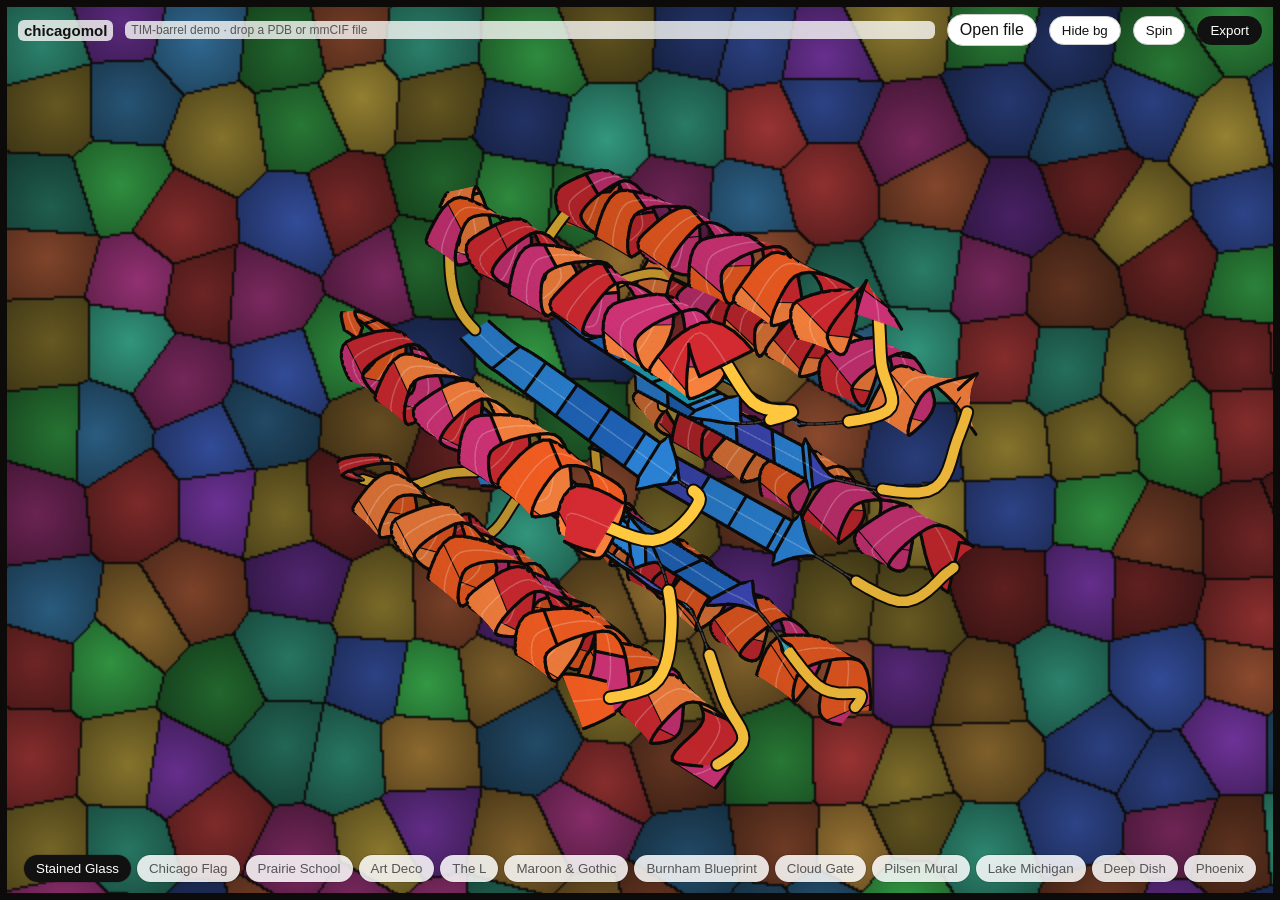
<file: chicagomol/index.html>
<!DOCTYPE html>
<html lang="en"><head><meta charset="utf-8"><meta name="viewport" content="width=device-width,initial-scale=1">
<title>chicagomol — protein art, Chicago style</title>
<style>
*{box-sizing:border-box}html,body{margin:0;height:100%;background:#fafaf8;font-family:-apple-system,Helvetica,Arial,sans-serif;color:#111;overflow:hidden}
#c{position:fixed;inset:0;width:100%;height:100%;touch-action:none;cursor:grab}
header{position:fixed;top:14px;left:18px;right:18px;display:flex;align-items:center;gap:12px;pointer-events:none}
header>*{pointer-events:auto}
h1{font-size:15px;margin:0;font-weight:700;background:rgba(250,250,248,.8);padding:2px 6px;border-radius:6px}
#status{font-size:12px;color:#555;background:rgba(250,250,248,.8);padding:2px 6px;border-radius:6px;flex:1}
.btn{font:600 12px inherit;font-family:inherit;border:1px solid #ccc;background:#fff;border-radius:16px;padding:6px 12px;cursor:pointer;color:#111}
.btn.on{background:#111;color:#fff;border-color:#111}.btn.dark{background:#111;color:#fff;border-color:#111}
#chips{position:fixed;bottom:14px;left:0;right:0;display:flex;gap:6px;overflow-x:auto;padding:4px 18px;justify-content:safe center}
#chips button{flex:none;font:12px inherit;font-family:inherit;border:0;background:rgba(255,255,255,.85);color:#555;border-radius:14px;padding:6px 12px;cursor:pointer;box-shadow:0 0 0 1px rgba(0,0,0,.12)}
#chips button.on{background:#111;color:#fff}
#ov{display:none;position:fixed;inset:0;background:rgba(0,0,0,.8);align-items:center;justify-content:center;flex-direction:column;gap:10px;padding:20px}
#ov img{max-width:100%;max-height:70%;border-radius:6px;background:repeating-conic-gradient(#ddd 0 25%,#fff 0 50%) 0 0/16px 16px}#ov .row{display:flex;gap:8px;align-items:center;flex-wrap:wrap;justify-content:center;color:#eee;font-size:13px}#ov p{color:#ddd;font-size:13px;margin:0}
</style></head><body>
<canvas id="c"></canvas>
<header><h1>chicagomol</h1><span id="status"></span>
<label class="btn">Open file<input id="file" type="file" accept=".pdb,.cif,.mmcif,.ent" hidden></label>
<button class="btn" id="bg">Hide bg</button><button class="btn" id="spin">Spin</button><button class="btn dark" id="exp">Export</button></header>
<div id="chips"></div>
<div id="ov"><img id="img" alt="export">
<div class="row"><label id="trw"><input type="checkbox" id="tr"> Transparent background (needs Hide bg)</label></div>
<div class="row" id="saves"><button class="btn dark" id="savepng">Save PNG</button><button class="btn dark" id="savetif">Save TIFF (.zip)</button></div>
<p id="msg"></p><p>Or right-click / long-press the image to save it.</p><button class="btn" id="close">Close</button></div>
<script>
'use strict';
/* ---------- math ---------- */
const TAU = Math.PI * 2;
function mulberry(a){return function(){a|=0;a=a+0x6D2B79F5|0;let t=Math.imul(a^a>>>15,1|a);t=t+Math.imul(t^t>>>7,61|t)^t;return((t^t>>>14)>>>0)/4294967296}}
const vsub=(a,b)=>[a[0]-b[0],a[1]-b[1],a[2]-b[2]];
const vadd=(a,b)=>[a[0]+b[0],a[1]+b[1],a[2]+b[2]];
const vmul=(a,s)=>[a[0]*s,a[1]*s,a[2]*s];
const vdot=(a,b)=>a[0]*b[0]+a[1]*b[1]+a[2]*b[2];
const vcross=(a,b)=>[a[1]*b[2]-a[2]*b[1],a[2]*b[0]-a[0]*b[2],a[0]*b[1]-a[1]*b[0]];
const vlen=a=>Math.hypot(a[0],a[1],a[2]);
const vnorm=a=>{const l=vlen(a)||1;return [a[0]/l,a[1]/l,a[2]/l]};
const dist=(a,b)=>vlen(vsub(a,b));

/* ---------- parsing ---------- */
function parseStructure(text){
  const lines=text.split(/\r?\n/);
  let atoms=[],helix=[],sheet=[];
  if(/^_atom_site\./m.test(text)){
    atoms=parseCIFAtoms(lines);
  } else {
    for(const l of lines){
      const rec=l.substr(0,6);
      if(rec==='ATOM  '){
        if(l.substr(12,4)!==' CA ')continue;
        const alt=l[16];if(alt!==' '&&alt!=='A')continue;
        atoms.push({ch:l[21],rn:parseInt(l.substr(22,4)),p:[+l.substr(30,8),+l.substr(38,8),+l.substr(46,8)]});
      } else if(rec==='HELIX ')helix.push([l[19],parseInt(l.substr(21,4)),parseInt(l.substr(33,4))]);
      else if(rec==='SHEET ')sheet.push([l[21],parseInt(l.substr(22,4)),parseInt(l.substr(33,4))]);
      else if(rec==='ENDMDL')break;
    }
  }
  const byCh=new Map();
  for(const a of atoms){if(!byCh.has(a.ch))byCh.set(a.ch,[]);byCh.get(a.ch).push(a)}
  const chains=[];
  for(const [ch,arr] of byCh){
    let cur=[];
    const flush=()=>{if(cur.length>=4)chains.push(finishChain(ch,cur,helix,sheet));cur=[]};
    for(const a of arr){
      if(cur.length&&dist(cur[cur.length-1].p,a.p)>5.2)flush();
      cur.push(a);
    }
    flush();
  }
  if(!chains.length)throw new Error('No C-alpha atoms found');
  return chains;
}
function parseCIFAtoms(lines){
  const out=[];let cols=null,inLoop=false,model=null;
  for(let i=0;i<lines.length;i++){
    const l=lines[i];
    if(!cols){
      if(l.startsWith('loop_')){
        let j=i+1;const h=[];
        while(j<lines.length&&lines[j].startsWith('_atom_site.')){h.push(lines[j].trim());j++}
        if(h.length){cols={};h.forEach((n,k)=>cols[n.slice(11)]=k);i=j-1;inLoop=true}
      }
      continue;
    }
    if(l.startsWith('#')||l.startsWith('loop_')||l.startsWith('_'))break;
    const t=l.trim().split(/\s+/);if(t.length<h0(cols))continue;
    if(t[cols.group_PDB]!=='ATOM')continue;
    const an=(t[cols.label_atom_id]||'').replace(/"/g,'');if(an!=='CA')continue;
    const alt=t[cols.label_alt_id];if(alt!=='.'&&alt!=='A')continue;
    if(cols.pdbx_PDB_model_num!==undefined){const m=t[cols.pdbx_PDB_model_num];if(model===null)model=m;if(m!==model)continue}
    const ch=t[cols.auth_asym_id!==undefined?cols.auth_asym_id:cols.label_asym_id];
    const rn=parseInt(t[cols.auth_seq_id!==undefined?cols.auth_seq_id:cols.label_seq_id]);
    out.push({ch,rn,p:[+t[cols.Cartn_x],+t[cols.Cartn_y],+t[cols.Cartn_z]]});
  }
  return out;
}
function h0(c){return Math.max(c.Cartn_x,c.Cartn_y,c.Cartn_z)+1}
function finishChain(ch,atoms,helix,sheet){
  const pts=atoms.map(a=>a.p);
  let ss=null;
  if(helix.length||sheet.length){
    ss=atoms.map(a=>{
      for(const h of helix)if(h[0]===ch&&a.rn>=h[1]&&a.rn<=h[2])return 1;
      for(const h of sheet)if(h[0]===ch&&a.rn>=h[1]&&a.rn<=h[2])return 2;
      return 0;
    });
  } else ss=geoSS(pts);
  return {pts,ss:cleanSS(ss)};
}
function geoSS(pts){
  const n=pts.length,ss=new Array(n).fill(0);
  for(let i=0;i+4<n;i++){
    const d3=dist(pts[i],pts[i+3]),d4=dist(pts[i],pts[i+4]);
    if(d3>4.4&&d3<5.8&&d4>5.3&&d4<6.9)for(let j=i;j<=i+4;j++)ss[j]=1;
  }
  for(let i=0;i+3<n;i++){
    const d2=dist(pts[i],pts[i+2]),d3=dist(pts[i],pts[i+3]);
    if(d2>6.0&&d3>8.8)for(let j=i;j<=i+3;j++)if(ss[j]===0)ss[j]=2;
  }
  return ss;
}
function cleanSS(ss){
  const n=ss.length;let i=0;
  while(i<n){let j=i;while(j<n&&ss[j]===ss[i])j++;
    const min=ss[i]===1?4:ss[i]===2?3:0;
    if(ss[i]&&j-i<min)for(let k=i;k<j;k++)ss[k]=0;
    i=j;}
  return ss;
}

/* ---------- demo protein: procedural TIM barrel ---------- */
function demoProtein(){
  const pts=[],ss=[];const N=8;
  const put=(p,s)=>{pts.push(p);ss.push(s)};
  for(let i=0;i<N;i++){
    const th=i*TAU/N,th2=th+TAU/N/2,th3=th+TAU/N;
    for(let j=0;j<8;j++){const a=th+j*0.018;put([7*Math.cos(a),7*Math.sin(a),-12+j*3.3],2)}
    const a1=th+0.15;
    put([10*Math.cos(a1),10*Math.sin(a1),16.5],0);
    put([12.5*Math.cos(th2),12.5*Math.sin(th2),17],0);
    const r=[Math.cos(th2),Math.sin(th2),0],t=[-Math.sin(th2),Math.cos(th2),0];
    for(let j=0;j<22;j++){
      const z=14-j*1.5,a=j*1.745;
      const c=[14*r[0],14*r[1],z];
      put([c[0]+2.3*(Math.cos(a)*r[0]+Math.sin(a)*t[0]),c[1]+2.3*(Math.cos(a)*r[1]+Math.sin(a)*t[1]),z],1);
    }
    put([12.5*Math.cos(th2+0.1),12.5*Math.sin(th2+0.1),-16],0);
    put([9*Math.cos(th3-0.1),9*Math.sin(th3-0.1),-15.5],0);
  }
  return [{pts,ss}];
}

/* ---------- geometry: spline + ribbon frames ---------- */
const SUB=8;
function buildGeometry(chains){
  const all=[];chains.forEach(c=>c.pts.forEach(p=>all.push(p)));
  const cen=[0,0,0];all.forEach(p=>{cen[0]+=p[0];cen[1]+=p[1];cen[2]+=p[2]});
  cen[0]/=all.length;cen[1]/=all.length;cen[2]/=all.length;
  const geos=[];let R=1;
  for(const c of chains){
    const P=c.pts.map(p=>vsub(p,cen)),n=P.length;
    const Q=[],S=[],Wd=[],Cap=[];
    // strand run ends
    const runEnd=new Array(n).fill(-1);
    {let i=0;while(i<n){let j=i;while(j<n&&c.ss[j]===c.ss[i])j++;if(c.ss[i]===2)for(let k=i;k<j;k++)runEnd[k]=j-1;i=j}}
    const g=(i)=>P[Math.max(0,Math.min(n-1,i))];
    for(let i=0;i<n-1;i++){
      for(let s=0;s<SUB;s++){
        const t=s/SUB,t2=t*t,t3=t2*t;
        const p0=g(i-1),p1=g(i),p2=g(i+1),p3=g(i+2);
        const q=[0,1,2].map(k=>0.5*((2*p1[k])+(-p0[k]+p2[k])*t+(2*p0[k]-5*p1[k]+4*p2[k]-p3[k])*t2+(-p0[k]+3*p1[k]-3*p2[k]+p3[k])*t3));
        const ssv=t<0.5?c.ss[i]:c.ss[i+1];
        let w=ssv===1?1.7:ssv===2?1.25:0.3,cap=false;
        if(ssv===2){const e=runEnd[t<0.5?i:i+1],u=i+t;if(e>=0&&u>e-1){w=Math.max(0.02,2.2*(e-u));}if(e>=0&&Math.abs(u-(e-1))<1e-6)cap=true;}
        Q.push(q);S.push(ssv);Wd.push(w);Cap.push(cap);
      }
    }
    Q.push(P[n-1]);S.push(c.ss[n-1]);Wd.push(0.3);Cap.push(false);
    const M=Q.length;
    const T=[],B=[];
    for(let k=0;k<M;k++){
      T.push(vnorm(vsub(Q[Math.min(M-1,k+1)],Q[Math.max(0,k-1)])));
    }
    let prev=null;
    for(let k=0;k<M;k++){
      const a=Q[Math.max(0,k-1)],b=Q[k],cc=Q[Math.min(M-1,k+1)];
      let N=vsub(vadd(a,cc),vmul(b,2));
      let bb=vcross(T[k],N);
      if(vlen(bb)<1e-7)bb=prev||vcross(T[k],Math.abs(T[k][0])<0.9?[1,0,0]:[0,1,0]);
      bb=vnorm(bb);
      if(prev&&vdot(bb,prev)<0)bb=vmul(bb,-1);
      B.push(bb);prev=bb;
    }
    const Bs=B.map((_,k)=>{let a=[0,0,0],cnt=0;for(let d=-5;d<=5;d++){const j=k+d;if(j<0||j>=M)continue;a=vadd(a,B[j]);cnt++}return vnorm(a)});
    for(const p of Q){R=Math.max(R,vlen(p)+2)}
    geos.push({Q,S,W:Wd,Cap,B:Bs});
  }
  return {geos,R};
}

/* ---------- projection ---------- */
function project(geo,view,W,H){
  const {yaw,pitch,zoom}=view;
  const cy=Math.cos(yaw),sy=Math.sin(yaw),cp=Math.cos(pitch),sp=Math.sin(pitch);
  const R=geo.R,scale=Math.min(W,H)*0.40/R*zoom,D=R*5;
  const rot=p=>{const x=p[0]*cy+p[2]*sy,z=-p[0]*sy+p[2]*cy,y=p[1];return [x,y*cp-z*sp,y*sp+z*cp]};
  const scr=q=>{const f=D/(D-q[2]);return [W/2+q[0]*scale*f,H/2-q[1]*scale*f,f]};
  const items=[],chains=[];let zmin=1e9,zmax=-1e9;
  const bounds={x0:1e9,x1:-1e9,y0:1e9,y1:-1e9};
  geo.geos.forEach((g,ci)=>{
    const M=g.Q.length,C=[],Lp=[],Rp=[],Z=[];
    for(let k=0;k<M;k++){
      const q=rot(g.Q[k]),b=rot(g.B[k]),w=g.W[k];
      C.push(scr(q));
      Lp.push(scr([q[0]+b[0]*w,q[1]+b[1]*w,q[2]+b[2]*w]));
      Rp.push(scr([q[0]-b[0]*w,q[1]-b[1]*w,q[2]-b[2]*w]));
      Z.push(q[2]);
      bounds.x0=Math.min(bounds.x0,C[k][0]);bounds.x1=Math.max(bounds.x1,C[k][0]);
      bounds.y0=Math.min(bounds.y0,C[k][1]);bounds.y1=Math.max(bounds.y1,C[k][1]);
    }
    chains.push({C,S:g.S,Z});
    let k=0;
    while(k<M-1){
      if(g.S[k]===0){
        let j=k;while(j<M-1&&g.S[j]===0&&j-k<SUB*40)j++;
        const pts=C.slice(k,j+1);let z=0,f=0;pts.forEach((p,i)=>{z+=Z[k+i];f+=p[2]});
        items.push({type:'tube',pts,z:z/pts.length,cw:0.62*scale*f/pts.length,ss:0,panel:ci*100000+k,ci});
        k=j;
      } else {
        const z=(Z[k]+Z[k+1])/2;
        items.push({type:'rib',ss:g.S[k],z,l0:Lp[k],l1:Lp[k+1],r1:Rp[k+1],r0:Rp[k],c0:C[k],c1:C[k+1],
          panel:ci*100000+Math.floor(k/10),first:k%10===0,cap:g.Cap[k],ci,k});
        k++;
      }
    }
    for(const z of Z){zmin=Math.min(zmin,z);zmax=Math.max(zmax,z)}
  });
  const zr=(zmax-zmin)||1;
  items.forEach(s=>{s.dn=(s.z-zmin)/zr});
  items.sort((a,b)=>a.z-b.z);
  return {items,chains,scale,bounds,W,H,zmin,zmax,zr};
}

/* ---------- drawing helpers ---------- */
function qpath(ctx,s){ctx.beginPath();ctx.moveTo(s.l0[0],s.l0[1]);ctx.lineTo(s.l1[0],s.l1[1]);ctx.lineTo(s.r1[0],s.r1[1]);ctx.lineTo(s.r0[0],s.r0[1]);ctx.closePath()}
function ribbon(ctx,s,fill,edge,ew,cross){
  qpath(ctx,s);ctx.fillStyle=fill;ctx.fill();
  ctx.strokeStyle=typeof fill==='string'?fill:'rgba(0,0,0,0)';ctx.lineWidth=1;ctx.lineJoin='round';ctx.stroke();
  if(edge){
    ctx.strokeStyle=edge;ctx.lineWidth=ew;ctx.lineCap='round';ctx.lineJoin='round';ctx.beginPath();
    ctx.moveTo(s.l0[0],s.l0[1]);ctx.lineTo(s.l1[0],s.l1[1]);
    ctx.moveTo(s.r0[0],s.r0[1]);ctx.lineTo(s.r1[0],s.r1[1]);
    if(cross){ctx.moveTo(s.l0[0],s.l0[1]);ctx.lineTo(s.r0[0],s.r0[1])}
    ctx.stroke();
  }
}
function tpath(ctx,s){ctx.beginPath();s.pts.forEach((p,i)=>i?ctx.lineTo(p[0],p[1]):ctx.moveTo(p[0],p[1]))}
function tube(ctx,s,w,color){tpath(ctx,s);ctx.strokeStyle=color;ctx.lineWidth=w;ctx.lineCap='round';ctx.lineJoin='round';ctx.stroke()}
function hash(n){let x=Math.sin(n*127.1+311.7)*43758.5453;return x-Math.floor(x)}
function pick(arr,n){return arr[Math.floor(hash(n)*arr.length)]}
function hsl(h,s,l){s/=100;l/=100;const k=n=>(n+h/30)%12,a=s*Math.min(l,1-l),f=n=>l-a*Math.max(-1,Math.min(k(n)-3,Math.min(9-k(n),1)));return [f(0)*255,f(8)*255,f(4)*255]}
function star6(ctx,x,y,r){
  ctx.beginPath();
  for(let t=0;t<2;t++){for(let i=0;i<3;i++){const a=-Math.PI/2+(t?Math.PI/3:0)+i*TAU/3;const px=x+r*Math.cos(a),py=y+r*Math.sin(a);i?ctx.lineTo(px,py):ctx.moveTo(px,py)}ctx.closePath()}
  ctx.fill('nonzero');
}
function makeCanvas(w,h){
  if(typeof document!=='undefined'){const c=document.createElement('canvas');c.width=w;c.height=h;return c}
  return require('canvas').createCanvas(w,h);
}

/* ---------- stained-glass background ---------- */
const glassCache={};
function glassBG(W,H){
  const key=W+'x'+H;if(glassCache[key])return glassCache[key];
  const sc=2,w=Math.ceil(W/sc),h=Math.ceil(H/sc),cell=40,rnd=mulberry(11);
  const gx=Math.ceil(w/cell)+1,gy=Math.ceil(h/cell)+1,seeds=[];
  const hues=[0,18,38,48,130,165,205,225,275,320];
  for(let y=0;y<gy;y++)for(let x=0;x<gx;x++){
    const hu=hues[Math.floor(rnd()*hues.length)];
    seeds.push({x:(x+0.2+0.6*rnd())*cell,y:(y+0.2+0.6*rnd())*cell,c:hsl(hu,50,22+rnd()*14)});
  }
  const lab=new Int32Array(w*h);
  for(let y=0;y<h;y++)for(let x=0;x<w;x++){
    const cx=Math.floor(x/cell),cy=Math.floor(y/cell);let best=1e9,bi=0;
    for(let dy=-1;dy<=1;dy++)for(let dx=-1;dx<=1;dx++){
      const X=cx+dx,Y=cy+dy;if(X<0||Y<0||X>=gx||Y>=gy)continue;
      const s=seeds[Y*gx+X],d=(s.x-x)**2+(s.y-y)**2;if(d<best){best=d;bi=Y*gx+X}
    }
    lab[y*w+x]=bi;
  }
  const cv=makeCanvas(w,h),cx=cv.getContext('2d'),img=cx.createImageData(w,h);
  for(let y=0;y<h;y++)for(let x=0;x<w;x++){
    const i=y*w+x,l=lab[i],s=seeds[l];
    const lead=(x+1<w&&lab[i+1]!==l)||(y+1<h&&lab[i+w]!==l);
    const d=Math.sqrt((s.x-x)**2+(s.y-y)**2),f=1.12-d/cell*0.5;
    const o=i*4;
    if(lead){img.data[o]=12;img.data[o+1]=10;img.data[o+2]=9}
    else{img.data[o]=Math.min(255,s.c[0]*f);img.data[o+1]=Math.min(255,s.c[1]*f);img.data[o+2]=Math.min(255,s.c[2]*f)}
    img.data[o+3]=255;
  }
  cx.putImageData(img,0,0);
  return glassCache[key]=cv;
}

/* ---------- skyline for the Bean ---------- */
function skyline(ctx,W,H){
  const sky=ctx.createLinearGradient(0,0,0,H*0.72);
  sky.addColorStop(0,'#5fa8e8');sky.addColorStop(1,'#dcefff');
  ctx.fillStyle=sky;ctx.fillRect(0,0,W,H);
  const rnd=mulberry(5);let x=-10;
  while(x<W){
    const bw=24+rnd()*56,bh=H*(0.16+rnd()*0.34);
    ctx.fillStyle=`rgb(${40+rnd()*20|0},${52+rnd()*22|0},${68+rnd()*24|0})`;
    ctx.fillRect(x,H*0.78-bh,bw,bh);
    ctx.fillStyle='rgba(255,230,160,0.5)';
    for(let wy=H*0.78-bh+8;wy<H*0.76;wy+=14)for(let wx=x+5;wx<x+bw-6;wx+=10)if(rnd()<0.35)ctx.fillRect(wx,wy,4,6);
    x+=bw+2;
  }
  const gr=ctx.createLinearGradient(0,H*0.78,0,H);
  gr.addColorStop(0,'#8d9299');gr.addColorStop(1,'#cfc9bd');
  ctx.fillStyle=gr;ctx.fillRect(0,H*0.78,W,H*0.22);
}

/* ---------- styles ---------- */
const LEAD='#0d0b0a';
const STYLES=[
{ id:'glass', name:'Stained Glass',
  bg(ctx,fr){ctx.drawImage(glassBG(fr.W,fr.H),0,0,fr.W,fr.H);
    ctx.strokeStyle=LEAD;ctx.lineWidth=14;ctx.strokeRect(0,0,fr.W,fr.H);},
  rib(ctx,s){
    const pal=s.ss===1?['#c1272d','#e0561f','#c2306f','#e8793a']:['#1f62b5','#1b93a8','#3a46b0','#2a7fd0'];
    const c=pick(pal,s.panel);
    const sh=0.75+0.35*s.dn;
    ribbon(ctx,s,shade(c,sh),LEAD,3.2,s.first||s.cap);
    ctx.strokeStyle='rgba(255,255,255,0.22)';ctx.lineWidth=1.5;ctx.beginPath();
    ctx.moveTo(s.c0[0],s.c0[1]);ctx.lineTo(s.c1[0],s.c1[1]);ctx.stroke();
  },
  tube(ctx,s){tube(ctx,s,s.cw+4,LEAD);tube(ctx,s,s.cw,shade('#efb93a',0.7+0.4*s.dn))}
},
{ id:'flag', name:'Chicago Flag',
  bg(ctx,fr){const {W,H}=fr;ctx.fillStyle='#ffffff';ctx.fillRect(0,0,W,H);
    ctx.fillStyle='#41B6E6';ctx.fillRect(0,H/6,W,H/6);ctx.fillRect(0,H*4/6,W,H/6);
    ctx.fillStyle='#B3282D';[0.2,0.4,0.6,0.8].forEach(x=>star6(ctx,W*x,H/2,Math.min(W,H)*0.07));},
  rib(ctx,s){const fill=s.ss===1?'#41B6E6':'#B3282D',edge=s.ss===1?'#12597a':'#6d1217';ribbon(ctx,s,fill,edge,2,s.first||s.cap)},
  tube(ctx,s){tube(ctx,s,s.cw+3,'#ffffff');tube(ctx,s,s.cw,'#18242f')}
},
{ id:'prairie', name:'Prairie School',
  bg(ctx,fr){const {W,H}=fr;ctx.fillStyle='#ece1c4';ctx.fillRect(0,0,W,H);
    ctx.strokeStyle='rgba(120,90,50,0.18)';ctx.lineWidth=1;
    for(let y=0;y<H;y+=14){ctx.beginPath();ctx.moveTo(0,y);ctx.lineTo(W,y);ctx.stroke()}
    ctx.fillStyle='#6b4226';ctx.fillRect(0,H*0.93,W,H*0.07);
    ctx.fillStyle='#d9a441';ctx.fillRect(0,H*0.93-6,W,6);
    ctx.strokeStyle='#2c2218';ctx.lineWidth=3;ctx.strokeRect(18,18,W-36,H-36);ctx.lineWidth=1;ctx.strokeRect(26,26,W-52,H-52);},
  rib(ctx,s){const fill=s.ss===1?'#b8532b':'#3d6b55';ribbon(ctx,s,shade(fill,0.85+0.25*s.dn),'#2c2218',2,s.first||s.cap);
    ctx.strokeStyle='#e3b049';ctx.lineWidth=2;ctx.lineCap='butt';ctx.beginPath();ctx.moveTo(s.c0[0],s.c0[1]);ctx.lineTo(s.c1[0],s.c1[1]);ctx.stroke()},
  tube(ctx,s){tube(ctx,s,s.cw+3,'#2c2218');tube(ctx,s,s.cw,'#d9a441')}
},
{ id:'deco', name:'Art Deco',
  bg(ctx,fr){const {W,H}=fr;const g=ctx.createLinearGradient(0,0,0,H);g.addColorStop(0,'#06060c');g.addColorStop(1,'#1b1633');
    ctx.fillStyle=g;ctx.fillRect(0,0,W,H);
    const cx=W/2,cy=H*1.02,n=28;
    for(let i=0;i<n;i++){const a0=Math.PI+i*Math.PI/n,a1=a0+Math.PI/n/2,r=Math.hypot(W,H);
      ctx.fillStyle='rgba(212,175,55,0.07)';ctx.beginPath();ctx.moveTo(cx,cy);ctx.lineTo(cx+r*Math.cos(a0),cy+r*Math.sin(a0));ctx.lineTo(cx+r*Math.cos(a1),cy+r*Math.sin(a1));ctx.fill()}
    ctx.strokeStyle='#d4af37';ctx.lineWidth=3;ctx.strokeRect(16,16,W-32,H-32);ctx.lineWidth=1;ctx.strokeRect(24,24,W-48,H-48);},
  rib(ctx,s){const g=ctx.createLinearGradient(s.l0[0],s.l0[1],s.r0[0],s.r0[1]);
    const a=0.6+0.4*s.dn;g.addColorStop(0,shade('#f6df8e',a));g.addColorStop(0.5,shade('#c99a2e',a));g.addColorStop(1,shade('#6f5114',a));
    ribbon(ctx,s,g,'#1a1304',1.5,s.first||s.cap);
    ctx.strokeStyle='rgba(255,246,210,0.7)';ctx.lineWidth=1;ctx.beginPath();ctx.moveTo(s.c0[0],s.c0[1]);ctx.lineTo(s.c1[0],s.c1[1]);ctx.stroke()},
  tube(ctx,s){tube(ctx,s,s.cw+2.5,'#1a1304');tube(ctx,s,s.cw,shade('#e8c765',0.7+0.35*s.dn))}
},
{ id:'lmap', name:'The L',
  bg(ctx,fr){ctx.fillStyle='#f4f1e8';ctx.fillRect(0,0,fr.W,fr.H)},
  custom(ctx,fr){
    const {W,H}=fr,g=Math.max(10,fr.scale*1.6);
    const runs=[];
    fr.chains.forEach(ch=>{
      let k=0;const M=ch.C.length;
      while(k<M){let j=k;while(j<M&&ch.S[j]===ch.S[k])j++;
        const step=ch.S[k]===1?SUB*3:SUB>>1,idx=[];
        for(let q=k;q<Math.min(M,j+1);q+=step)idx.push(q);
        if(idx[idx.length-1]!==Math.min(M-1,j))idx.push(Math.min(M-1,j));
        let z=0;idx.forEach(q=>z+=ch.Z[Math.min(q,M-1)]);
        const sm=q=>{q=Math.min(q,M-1);if(ch.S[k]!==1)return ch.C[q];
          let x=0,y=0,n=0;for(let d=-14;d<=14;d++){const p=q+d;if(p<k||p>Math.min(M-1,j))continue;x+=ch.C[p][0];y+=ch.C[p][1];n++}return [x/n,y/n]};
        runs.push({ss:ch.S[k],pts:idx.map(q=>{const c=sm(q);return [Math.round((c[0]-W/2)/g)*g+W/2,Math.round((c[1]-H/2)/g)*g+H/2]}),z:z/idx.length});
        k=j;}
    });
    runs.sort((a,b)=>a.z-b.z);
    const col={1:'#c60c30',2:'#00a1de',0:'#62361b'};
    const path=pts=>{ctx.beginPath();ctx.moveTo(pts[0][0],pts[0][1]);
      for(let i=1;i<pts.length;i++){const a=pts[i-1],b=pts[i],dx=b[0]-a[0],dy=b[1]-a[1],ax=Math.abs(dx),ay=Math.abs(dy);
        if(ax>ay)ctx.lineTo(b[0]-Math.sign(dx)*ay,a[1]);else ctx.lineTo(a[0],b[1]-Math.sign(dy)*ax);
        ctx.lineTo(b[0],b[1]);}};
    const lw=Math.max(5,g*0.5);
    runs.forEach(r=>{path(r.pts);ctx.strokeStyle='#f4f1e8';ctx.lineWidth=lw+5;ctx.lineCap='round';ctx.lineJoin='round';ctx.stroke();
      path(r.pts);ctx.strokeStyle=col[r.ss];ctx.lineWidth=lw;ctx.stroke();});
    runs.forEach(r=>{if(r.ss&&r.pts.length>2){const m=r.pts[r.pts.length>>1];
      ctx.beginPath();ctx.arc(m[0],m[1],lw*0.8,0,TAU);ctx.fillStyle='#fff';ctx.fill();ctx.lineWidth=3;ctx.strokeStyle='#111';ctx.stroke()}});
    ctx.fillStyle='#111';ctx.font='700 22px Helvetica, Arial, sans-serif';ctx.textAlign='left';ctx.fillText('THE PROTEIN L',34,50);
    [['#c60c30','Red Line  α-helix'],['#00a1de','Blue Line  β-strand'],['#62361b','Brown Line  loop']].forEach((e,i)=>{
      ctx.fillStyle=e[0];ctx.fillRect(34,66+i*24,34,9);ctx.fillStyle='#111';ctx.font='13px Helvetica, Arial, sans-serif';ctx.fillText(e[1],78,76+i*24)});
  }
},
{ id:'maroon', name:'Maroon & Gothic',
  bg(ctx,fr){const {W,H}=fr;ctx.fillStyle='#f4eee1';ctx.fillRect(0,0,W,H);
    const cx=W/2,base=H*0.9,half=Math.min(W,H)*0.46,spring=H*0.45;
    ctx.strokeStyle='rgba(128,0,0,0.22)';ctx.lineWidth=3;
    for(let i=0;i<4;i++){const hw=half-i*half*0.16,sp=spring+i*half*0.12;
      ctx.beginPath();ctx.moveTo(cx-hw,base);ctx.lineTo(cx-hw,sp);
      ctx.arc(cx+hw,sp,2*hw,Math.PI,Math.PI+Math.acos(0.5),false);
      ctx.moveTo(cx+hw,base);ctx.lineTo(cx+hw,sp);
      ctx.arc(cx-hw,sp,2*hw,0,-Math.acos(0.5),true);ctx.stroke();}
    ctx.beginPath();ctx.moveTo(cx,base);ctx.lineTo(cx,spring-half*0.1);ctx.stroke();
    ctx.beginPath();ctx.arc(cx,spring-half*0.55,half*0.22,0,TAU);ctx.stroke();
    ctx.fillStyle='#800000';ctx.font='600 13px Georgia, serif';ctx.textAlign='center';
    ctx.fillText('C R E S C A T   S C I E N T I A   ·   V I T A   E X C O L A T U R',cx,H-26);
    ctx.fillRect(40,H-46,W-80,2);},
  rib(ctx,s){const fill=s.ss===1?'#800000':'#8b8c86';ribbon(ctx,s,shade(fill,0.8+0.3*s.dn),s.ss===1?'#3d0000':'#4a4b47',1.8,s.first||s.cap)},
  tube(ctx,s){tube(ctx,s,s.cw+2.5,'#2b2b2b');tube(ctx,s,s.cw,'#c9bfa8')}
},
{ id:'blueprint', name:'Burnham Blueprint',
  bg(ctx,fr){const {W,H}=fr;ctx.fillStyle='#0d3b7c';ctx.fillRect(0,0,W,H);
    for(let x=0;x<W;x+=20){ctx.strokeStyle=x%100===0?'rgba(255,255,255,0.2)':'rgba(255,255,255,0.07)';ctx.lineWidth=1;ctx.beginPath();ctx.moveTo(x,0);ctx.lineTo(x,H);ctx.stroke()}
    for(let y=0;y<H;y+=20){ctx.strokeStyle=y%100===0?'rgba(255,255,255,0.2)':'rgba(255,255,255,0.07)';ctx.lineWidth=1;ctx.beginPath();ctx.moveTo(0,y);ctx.lineTo(W,y);ctx.stroke()}},
  rib(ctx,s,fr){qpath(ctx,s);ctx.fillStyle=fr.plain?'rgba(13,59,124,0.07)':'rgba(180,215,255,0.07)';ctx.fill();
    ctx.strokeStyle=fr.ink;ctx.lineWidth=1.2;ctx.lineJoin='round';ctx.beginPath();
    ctx.moveTo(s.l0[0],s.l0[1]);ctx.lineTo(s.l1[0],s.l1[1]);ctx.moveTo(s.r0[0],s.r0[1]);ctx.lineTo(s.r1[0],s.r1[1]);
    if(s.first||s.cap){ctx.moveTo(s.l0[0],s.l0[1]);ctx.lineTo(s.r0[0],s.r0[1])}ctx.stroke();},
  tube(ctx,s,fr){tube(ctx,s,Math.max(1.5,s.cw*0.5),fr.ink)},
  post(ctx,fr){const {W,H,bounds:b}=fr;
    const y=Math.min(H-110,b.y1+30);ctx.strokeStyle=fr.ink;ctx.fillStyle=fr.ink;ctx.lineWidth=1;
    ctx.beginPath();ctx.moveTo(b.x0,y);ctx.lineTo(b.x1,y);ctx.moveTo(b.x0,y-6);ctx.lineTo(b.x0,y+6);ctx.moveTo(b.x1,y-6);ctx.lineTo(b.x1,y+6);ctx.stroke();
    ctx.font='12px "Courier New", monospace';ctx.textAlign='center';ctx.fillText(((b.x1-b.x0)/fr.scale).toFixed(1)+' Å',(b.x0+b.x1)/2,y-8);
    ctx.strokeStyle=fr.ink;ctx.lineWidth=2;ctx.strokeRect(W-250,H-84,226,60);ctx.lineWidth=1;ctx.beginPath();ctx.moveTo(W-250,H-60);ctx.lineTo(W-24,H-60);ctx.stroke();
    ctx.textAlign='left';ctx.font='bold 12px "Courier New", monospace';ctx.fillText('PLAN OF A PROTEIN · SHEET 1',W-242,H-67);
    ctx.font='11px "Courier New", monospace';ctx.fillText('SCALE 1:1 Å   DRAWN: Cα TRACE',W-242,H-44);ctx.fillText('CHICAGO, ILL.',W-242,H-30);}
},
{ id:'bean', name:'Cloud Gate',
  bg(ctx,fr){skyline(ctx,fr.W,fr.H)},
  pre(ctx,fr){const g=ctx.createLinearGradient(0,fr.bounds.y0,0,fr.bounds.y1);
    [[0,'#bfe0ff'],[0.3,'#ffffff'],[0.48,'#7f93ad'],[0.6,'#1f2b3a'],[0.78,'#8b97a8'],[1,'#f0ebde']].forEach(e=>g.addColorStop(e[0],e[1]));fr.chrome=g},
  rib(ctx,s,fr){ribbon(ctx,s,fr.chrome,'rgba(10,20,35,0.45)',0.8,false);
    qpath(ctx,s);ctx.fillStyle=`rgba(15,25,45,${(1-s.dn)*0.45})`;ctx.fill()},
  tube(ctx,s,fr){tube(ctx,s,s.cw+1.5,'rgba(10,20,35,0.5)');tube(ctx,s,s.cw,fr.chrome);tube(ctx,s,s.cw,`rgba(15,25,45,${(1-s.dn)*0.4})`)}
},
{ id:'pilsen', name:'Pilsen Mural',
  bg(ctx,fr){const {W,H}=fr;
    const g=ctx.createLinearGradient(0,0,0,H);g.addColorStop(0,'#1aa5b8');g.addColorStop(0.55,'#f7b733');g.addColorStop(1,'#e2512d');
    ctx.fillStyle=g;ctx.fillRect(0,0,W,H);
    const sx=W/2,sy=H*0.62,r=Math.min(W,H)*0.2;
    for(let i=0;i<24;i++){const a0=i*TAU/24,a1=a0+TAU/48,R=Math.hypot(W,H);
      ctx.fillStyle=i%2?'rgba(255,240,170,0.28)':'rgba(226,81,45,0.18)';ctx.beginPath();ctx.moveTo(sx,sy);ctx.lineTo(sx+R*Math.cos(a0),sy+R*Math.sin(a0));ctx.lineTo(sx+R*Math.cos(a1),sy+R*Math.sin(a1));ctx.fill()}
    ctx.beginPath();ctx.arc(sx,sy,r,0,TAU);ctx.fillStyle='#ffd23f';ctx.fill();ctx.lineWidth=5;ctx.strokeStyle='#161212';ctx.stroke();
    ctx.fillStyle='#161212';for(let x=0;x<W;x+=26){ctx.beginPath();ctx.moveTo(x,H);ctx.lineTo(x+13,H-16);ctx.lineTo(x+26,H);ctx.fill()}
    const cols=['#e0307a','#ffd23f','#12b5b0','#7a3fb0','#ff7a1a'];
    ctx.strokeStyle='#161212';ctx.lineWidth=2;ctx.beginPath();ctx.moveTo(0,22);ctx.quadraticCurveTo(W/2,52,W,22);ctx.stroke();
    for(let i=0;i<Math.floor(W/46);i++){const x=14+i*46,t=x/W,yy=22+2*(1-t)*t*30;
      ctx.fillStyle=cols[i%cols.length];ctx.beginPath();ctx.moveTo(x,yy);ctx.lineTo(x+34,yy);ctx.lineTo(x+34,yy+30);ctx.lineTo(x+26,yy+24);ctx.lineTo(x+17,yy+30);ctx.lineTo(x+8,yy+24);ctx.lineTo(x,yy+30);ctx.closePath();ctx.fill();ctx.stroke()}},
  rib(ctx,s){const fill=s.ss===1?'#e0307a':'#12b5b0';ribbon(ctx,s,shade(fill,0.8+0.3*s.dn),'#161212',3.5,s.first||s.cap);
    ctx.fillStyle='rgba(255,255,255,0.8)';ctx.beginPath();ctx.arc((s.c0[0]+s.c1[0])/2,(s.c0[1]+s.c1[1])/2,1.8,0,TAU);ctx.fill()},
  tube(ctx,s){tube(ctx,s,s.cw+6,'#161212');tube(ctx,s,s.cw,'#ffd23f')}
},
{ id:'lake', name:'Lake Michigan',
  bg(ctx,fr){const {W,H}=fr,hz=H*0.64;
    const sk=ctx.createLinearGradient(0,0,0,hz);sk.addColorStop(0,'#1d2f6b');sk.addColorStop(0.55,'#c2527e');sk.addColorStop(0.85,'#ff9a5a');sk.addColorStop(1,'#ffd08a');
    ctx.fillStyle=sk;ctx.fillRect(0,0,W,hz);
    const wt=ctx.createLinearGradient(0,hz,0,H);wt.addColorStop(0,'#e58a6a');wt.addColorStop(0.25,'#3b6f9e');wt.addColorStop(1,'#0e2a52');
    ctx.fillStyle=wt;ctx.fillRect(0,hz,W,H-hz);
    ctx.save();ctx.beginPath();ctx.rect(0,0,W,hz);ctx.clip();ctx.beginPath();ctx.arc(W/2,hz-4,Math.min(W,H)*0.09,0,TAU);ctx.fillStyle='#fff1c4';ctx.fill();ctx.restore();
    const rnd=mulberry(9);
    for(let y=hz+6;y<H;y+=8){const k=(y-hz)/(H-hz),w=(30+k*160)*(0.5+rnd()),x=W/2+(rnd()-0.5)*(60+k*220)*(1-k*0.3);
      ctx.strokeStyle=`rgba(255,235,190,${0.55*(1-k)})`;ctx.lineWidth=1+k*2;ctx.beginPath();ctx.moveTo(x-w/2,y);ctx.lineTo(x+w/2,y);ctx.stroke()}
    for(let i=0;i<70;i++){const x=rnd()*W,y=hz+10+rnd()*(H-hz-10);ctx.strokeStyle='rgba(255,255,255,0.1)';ctx.lineWidth=1;ctx.beginPath();ctx.moveTo(x,y);ctx.lineTo(x+14+rnd()*30,y);ctx.stroke()}},
  rib(ctx,s,fr){const fill=fr.plain?(s.ss===1?'#5f9fc2':'#e39a68'):(s.ss===1?'#e6f7fb':'#ffe0bc');ribbon(ctx,s,shade(fill,0.7+0.35*s.dn),'rgba(16,50,90,0.55)',1.2,s.first||s.cap)},
  tube(ctx,s,fr){tube(ctx,s,s.cw+2,'rgba(16,50,90,0.5)');tube(ctx,s,s.cw,shade(fr.plain?'#8cc0dc':'#ffffff',0.8+0.2*s.dn))}
},
{ id:'pizza', name:'Deep Dish',
  bg(ctx,fr){const {W,H}=fr;ctx.fillStyle='#f6efe2';ctx.fillRect(0,0,W,H);
    ctx.fillStyle='rgba(200,40,40,0.38)';const q=36;
    for(let y=0;y<H;y+=q)for(let x=0;x<W;x+=q){if(((x/q|0)+(y/q|0))%2===0)ctx.fillRect(x,y,q,q)}
    ctx.fillStyle='rgba(200,40,40,0.38)';for(let y=0;y<H;y+=q*2)ctx.fillRect(0,y,W,q);
    const cx=W/2,cy=H/2,r=Math.min(W,H)*0.44;
    ctx.beginPath();ctx.arc(cx+6,cy+10,r+8,0,TAU);ctx.fillStyle='rgba(0,0,0,0.25)';ctx.fill();
    const pan=ctx.createRadialGradient(cx,cy,r*0.8,cx,cy,r+6);pan.addColorStop(0,'#3a3a3d');pan.addColorStop(1,'#16161a');
    ctx.beginPath();ctx.arc(cx,cy,r+6,0,TAU);ctx.fillStyle=pan;ctx.fill();
    ctx.beginPath();ctx.arc(cx,cy,r-8,0,TAU);ctx.fillStyle='#b5321e';ctx.fill();
    ctx.strokeStyle='rgba(120,20,10,0.5)';ctx.lineWidth=2;
    for(let i=0;i<4;i++){ctx.beginPath();ctx.arc(cx,cy,r-24-i*r*0.2,0,TAU);ctx.stroke()}},
  rib(ctx,s){const fill=s.ss===1?'#f4c542':'#d63a22';ribbon(ctx,s,shade(fill,0.8+0.3*s.dn),s.ss===1?'#9a6b12':'#7d1a0e',1.8,s.first||s.cap)},
  tube(ctx,s){tube(ctx,s,s.cw+2.5,'#1f4d17');tube(ctx,s,s.cw,'#4f9a35')}
},
{ id:'phoenix', name:'Phoenix',
  bg(ctx,fr){const {W,H}=fr;
    const g=ctx.createLinearGradient(0,0,0,H);g.addColorStop(0,'#1a0305');g.addColorStop(1,'#6a0c10');ctx.fillStyle=g;ctx.fillRect(0,0,W,H);
    const rnd=mulberry(21);
    for(let layer=0;layer<3;layer++){
      const n=16-layer*3;
      for(let i=0;i<n;i++){
        const x=(i+0.5)*W/n+(rnd()-0.5)*30,h=H*(0.18+rnd()*0.3)*(1-layer*0.18),w=W/n*(0.9-layer*0.1);
        const fg=ctx.createLinearGradient(0,H-h,0,H);
        fg.addColorStop(0,layer===2?'rgba(255,235,150,0.85)':layer===1?'rgba(255,160,40,0.8)':'rgba(220,60,20,0.75)');
        fg.addColorStop(1,'rgba(120,10,10,0.0)');
        ctx.fillStyle=fg;ctx.beginPath();ctx.moveTo(x-w,H);
        ctx.bezierCurveTo(x-w*0.5,H-h*0.4,x+(rnd()-0.5)*w*0.6,H-h*0.7,x+(rnd()-0.5)*20,H-h);
        ctx.bezierCurveTo(x+w*0.1,H-h*0.6,x+w*0.5,H-h*0.35,x+w,H);ctx.fill();}}
    ctx.strokeStyle='rgba(255,215,120,0.55)';ctx.lineWidth=2;ctx.strokeRect(18,18,W-36,H-36);},
  rib(ctx,s){const g=ctx.createLinearGradient(s.l0[0],s.l0[1],s.r0[0],s.r0[1]);const a=0.6+0.4*s.dn;
    if(s.ss===1){g.addColorStop(0,shade('#ffe9a0',a));g.addColorStop(0.55,shade('#f5a02a',a));g.addColorStop(1,shade('#d1451a',a))}
    else{g.addColorStop(0,shade('#fff3c2',a));g.addColorStop(1,shade('#f0b640',a))}
    ribbon(ctx,s,g,'#2a0508',1.6,s.first||s.cap)},
  tube(ctx,s){tube(ctx,s,s.cw+2.5,'#2a0508');tube(ctx,s,s.cw,shade('#ffe9a0',0.7+0.35*s.dn))}
}
];
function shade(hex,f){
  const n=parseInt(hex.slice(1),16);let r=n>>16,g=n>>8&255,b=n&255;
  return `rgb(${Math.min(255,r*f)|0},${Math.min(255,g*f)|0},${Math.min(255,b*f)|0})`;
}

/* ---------- render ---------- */
function render(ctx,geo,view,W,H,style,opts){
  opts=opts||{};
  const fr=project(geo,view,W,H);
  fr.plain=!!opts.noBg;fr.ink=opts.noBg?'#0d3b7c':'#e6f0ff';
  if(!opts.noBg)style.bg(ctx,fr);
  else if(!opts.transparent){ctx.fillStyle='#ffffff';ctx.fillRect(0,0,W,H)}
  if(style.pre)style.pre(ctx,fr);
  if(style.custom)style.custom(ctx,fr);
  else for(const s of fr.items){if(s.type==='tube')style.tube(ctx,s,fr);else style.rib(ctx,s,fr)}
  if(style.post)style.post(ctx,fr);
}

/* ---------- TIFF + ZIP encoders ---------- */
function encodeTIFF(rgba,w,h){
  const n=w*h*4,cnt=11,ifdLen=2+cnt*12+4,bitsOff=8+ifdLen,dataOff=bitsOff+8;
  const buf=new ArrayBuffer(dataOff+n),dv=new DataView(buf);
  dv.setUint8(0,0x49);dv.setUint8(1,0x49);dv.setUint16(2,42,true);dv.setUint32(4,8,true);
  dv.setUint16(8,cnt,true);let p=10;
  const ent=(tag,type,count,val)=>{dv.setUint16(p,tag,true);dv.setUint16(p+2,type,true);dv.setUint32(p+4,count,true);
    if(type===3&&count===1)dv.setUint16(p+8,val,true);else dv.setUint32(p+8,val,true);p+=12};
  ent(256,4,1,w);ent(257,4,1,h);ent(258,3,4,bitsOff);ent(259,3,1,1);ent(262,3,1,2);ent(273,4,1,dataOff);
  ent(277,3,1,4);ent(278,4,1,h);ent(279,4,1,n);ent(284,3,1,1);ent(338,3,1,2);
  dv.setUint32(p,0,true);
  for(let i=0;i<4;i++)dv.setUint16(bitsOff+i*2,8,true);
  new Uint8Array(buf,dataOff).set(rgba);
  return new Uint8Array(buf);
}
function crc32(u8){
  let t=crc32.t;if(!t){t=crc32.t=new Uint32Array(256);for(let n=0;n<256;n++){let c=n;for(let k=0;k<8;k++)c=c&1?0xEDB88320^(c>>>1):c>>>1;t[n]=c>>>0}}
  let crc=0xFFFFFFFF;for(let i=0;i<u8.length;i++)crc=t[(crc^u8[i])&255]^(crc>>>8);return (crc^0xFFFFFFFF)>>>0;
}
function zipStore(name,data){
  const nb=new TextEncoder().encode(name),crc=crc32(data),sz=data.length;
  const lh=30+nb.length,cd=46+nb.length,b=new Uint8Array(lh+sz+cd+22),dv=new DataView(b.buffer);
  dv.setUint32(0,0x04034b50,true);dv.setUint16(4,20,true);dv.setUint16(12,0x21,true);
  dv.setUint32(14,crc,true);dv.setUint32(18,sz,true);dv.setUint32(22,sz,true);dv.setUint16(26,nb.length,true);
  b.set(nb,30);b.set(data,lh);
  let o=lh+sz;
  dv.setUint32(o,0x02014b50,true);dv.setUint16(o+4,20,true);dv.setUint16(o+6,20,true);dv.setUint16(o+14,0x21,true);
  dv.setUint32(o+16,crc,true);dv.setUint32(o+20,sz,true);dv.setUint32(o+24,sz,true);dv.setUint16(o+28,nb.length,true);
  b.set(nb,o+46);o+=cd;
  dv.setUint32(o,0x06054b50,true);dv.setUint16(o+8,1,true);dv.setUint16(o+10,1,true);dv.setUint32(o+12,cd,true);dv.setUint32(o+16,lh+sz,true);
  return b;
}

/* ---------- UI ---------- */
if(typeof document!=='undefined'){
  const cv=document.getElementById('c'),ctx=cv.getContext('2d');
  const view={yaw:0.6,pitch:0.45,zoom:1};
  let noBg=false,geo=buildGeometry(demoProtein()),style=STYLES[0],W=0,H=0,spin=false,raf=0,label='TIM-barrel demo';
  const status=document.getElementById('status');
  function fit(){
    const dpr=window.devicePixelRatio||1;W=cv.clientWidth;H=cv.clientHeight;
    cv.width=W*dpr;cv.height=H*dpr;ctx.setTransform(dpr,0,0,dpr,0,0);draw();
  }
  function draw(){ctx.save();render(ctx,geo,view,W,H,style,{noBg});ctx.restore()}
  function loop(){if(!spin)return;view.yaw+=0.006;draw();raf=requestAnimationFrame(loop)}
  const chips=document.getElementById('chips');
  STYLES.forEach((s,i)=>{const b=document.createElement('button');b.textContent=s.name;if(!i)b.className='on';
    b.onclick=()=>{style=s;[...chips.children].forEach(c=>c.className='');b.className='on';draw()};chips.appendChild(b)});
  let drag=null;
  cv.addEventListener('pointerdown',e=>{drag=[e.clientX,e.clientY];cv.setPointerCapture(e.pointerId)});
  cv.addEventListener('pointermove',e=>{if(!drag)return;view.yaw+=(e.clientX-drag[0])*0.008;view.pitch=Math.max(-1.5,Math.min(1.5,view.pitch+(e.clientY-drag[1])*0.008));drag=[e.clientX,e.clientY];if(!spin)draw()});
  cv.addEventListener('pointerup',()=>drag=null);
  cv.addEventListener('wheel',e=>{e.preventDefault();view.zoom=Math.max(0.3,Math.min(4,view.zoom*Math.exp(-e.deltaY*0.001)));if(!spin)draw()},{passive:false});
  function load(text,name){
    try{geo=buildGeometry(parseStructure(text));label=name;status.textContent=name;draw()}
    catch(err){status.textContent='Could not read '+name+': '+err.message}
  }
  document.getElementById('file').onchange=e=>{const f=e.target.files[0];if(f)f.text().then(t=>load(t,f.name))};
  document.addEventListener('dragover',e=>e.preventDefault());
  document.addEventListener('drop',e=>{e.preventDefault();const f=e.dataTransfer.files[0];if(f)f.text().then(t=>load(t,f.name))});
  document.getElementById('spin').onclick=function(){spin=!spin;this.classList.toggle('on',spin);if(spin)loop();else cancelAnimationFrame(raf)};
  document.getElementById('bg').onclick=function(){noBg=!noBg;this.classList.toggle('on',noBg);this.textContent=noBg?'Show bg':'Hide bg';if(!spin)draw()};
  const ov=document.getElementById('ov'),img=document.getElementById('img'),tr=document.getElementById('tr'),msg=document.getElementById('msg');
  let dl=null,exportCv=null;
  if(window.claude&&claude.use)claude.use('downloads').then(d=>{dl=d;if(!d)document.getElementById('saves').style.display='none'}).catch(()=>{});
  function makeExport(){
    const S=2,oc=makeCanvas(W*S,H*S),o=oc.getContext('2d');o.scale(S,S);
    render(o,geo,view,W,H,style,{noBg,transparent:noBg&&tr.checked});exportCv=oc;img.src=oc.toDataURL('image/png');
  }
  document.getElementById('exp').onclick=()=>{tr.disabled=!noBg;if(!noBg)tr.checked=false;document.getElementById('trw').style.opacity=noBg?1:0.4;msg.textContent='';makeExport();ov.style.display='flex'};
  tr.onchange=makeExport;
  function note(t){msg.textContent=t}
  function fail(e){note(e&&e.code==='declined'?'Save cancelled.':'Could not save: '+((e&&e.message)||'unavailable here')+'. Right-click or long-press the image instead.')}
  document.getElementById('savepng').onclick=()=>{
    if(!dl||!exportCv)return;
    exportCv.toBlob(b=>dl.save({filename:'chicagomol-'+style.id+'.png',data:b}).then(()=>note('Saved PNG.')).catch(fail),'image/png');
  };
  document.getElementById('savetif').onclick=()=>{
    if(!dl||!exportCv)return;
    const w=exportCv.width,h=exportCv.height,px=exportCv.getContext('2d').getImageData(0,0,w,h).data;
    const zip=zipStore('chicagomol-'+style.id+'.tif',encodeTIFF(px,w,h));
    dl.save({filename:'chicagomol-'+style.id+'-tiff.zip',data:new Blob([zip])}).then(()=>note('Saved. Unzip to get the .tif.')).catch(fail);
  };
  document.getElementById('close').onclick=()=>ov.style.display='none';
  window.addEventListener('resize',fit);
  status.textContent=label+' · drop a PDB or mmCIF file';
  fit();
}
if(typeof module!=='undefined')module.exports={STYLES,buildGeometry,demoProtein,render,parseStructure,makeCanvas,encodeTIFF,zipStore};
</script></body></html>
</file>
